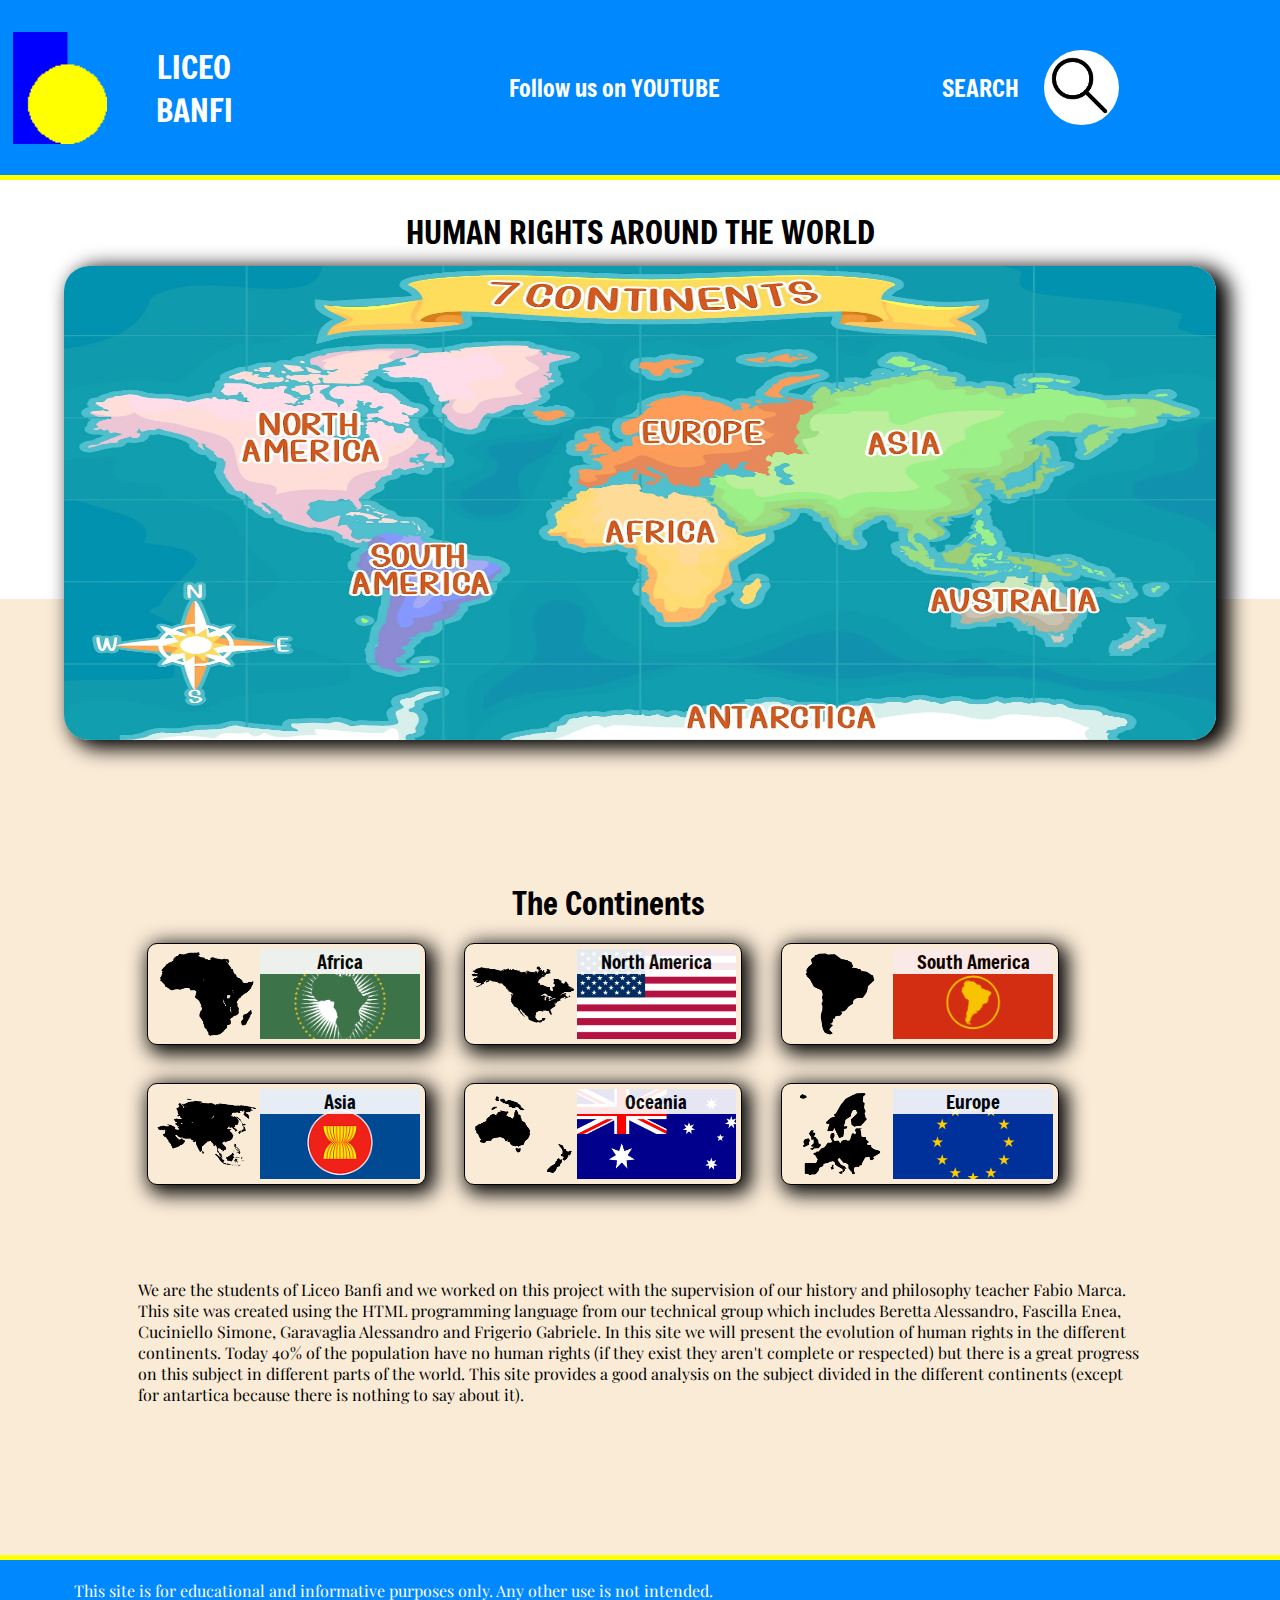
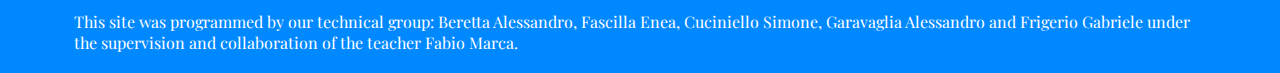
<file: index.html>
<!DOCTYPE html>
<html lang="it">

<head>
    <meta charset="UTF-8">
    <meta name="viewport" content="width=device-width, initial-scale=1.0">
    <title>Human Rights - Home</title>
    <link rel="stylesheet" href="style.css">

    <link rel="preconnect" href="https://fonts.googleapis.com">
    <link rel="preconnect" href="https://fonts.gstatic.com" crossorigin>
    <link href="https://fonts.googleapis.com/css2?family=Freeman&display=swap" rel="stylesheet">

    <link rel="preconnect" href="https://fonts.googleapis.com">
    <link rel="preconnect" href="https://fonts.gstatic.com" crossorigin>
    <link
        href="https://fonts.googleapis.com/css2?family=Freeman&family=Playfair+Display:ital,wght@0,400..900;1,400..900&display=swap"
        rel="stylesheet">
</head>

<body>
    <main>
        <header>
            <div class="header__main">
                <a href="index.html" class="header__box__titolo">
                    <img src="Immagini/Logo_liceo_Icon.gif" alt="">
                    <h1>LICEO BANFI</h1>
                </a>
            </div>
            <div class="header__box__contenuti">
                <div class="header__box__contenuti__Follow">
                    <a href="https://www.youtube.com/@liceobanfi5026">
                        <h2>Follow us on YOUTUBE</h2>
                    </a>
                </div>
                <div class="header__box__contenuti__search">
                    <h2>SEARCH</h2>
                    <div class="header__box__contenuti__search__img__box">
                        <img class="sizeImg" src="Immagini/Lente.png" alt="">
                    </div>
                </div>
            </div>
        </header>
        <h1 class="vh5">HUMAN RIGHTS AROUND THE WORLD</h1>
        <div class="cartina__box">
            <img class="sizeImg__Full" src="Immagini/7Continents.webp" alt="">
            <div class="cartina__divisori">
                <a href="Pagine/NordAmerica.html">
                    <div class="link__continente__America"></div>
                </a>
                <a href="Pagine/SudAmerica.html">
                    <div class="link__continente__SudAmerica"></div>
                </a>
                <a href="Pagine/Europa.html">
                    <div class="link__continente__Europa"></div>
                </a>
                <a href="Pagine/Africa.html">
                    <div class="link__continente__Africa"></div>
                </a>
                <a href="Pagine/Asia.html">
                    <div class="link__continente__Asia"></div>
                </a>
                <a href="Pagine/Oceania.html">
                    <div class="link__continente__Oceania"></div>
                </a>
            </div>
        </div>
        <div class="main-box">
            <div class="indice__index__box">
                <div class="indice__index__titolo">
                    <h2 style="font-size: xx-large;">The Continents</h2>
                </div>
                <a class="indice__index__link" href="Pagine/Africa.html">
                    <div class="indice__index__elemento__box">
                        <div class="indice__index__elemento__img">
                            <img class="sizeImg__Full" src="Immagini/Icona_Africa.png" alt="">
                        </div>
                        <div class="indice__index__elemento__link__Africa">
                            <h3 class="BCW">Africa</h3>
                        </div>
                    </div>
                </a>
                <a class="indice__index__link" href="Pagine/NordAmerica.html">
                    <div class="indice__index__elemento__box">
                        <div class="indice__index__elemento__img">
                            <img class="sizeImg__Full" src="Immagini/Icona_America.png" alt="">
                        </div>
                        <div class="indice__index__elemento__link__America">
                            <h3 class="BCW">North America</h3>
                        </div>
                    </div>
                </a>
                <a class="indice__index__link" href="Pagine/SudAmerica.html">
                    <div class="indice__index__elemento__box">
                        <div class="indice__index__elemento__img">
                            <img class="sizeImg__Full" src="Immagini/Icona_SudAmerica.png" alt="">
                        </div>
                        <div class="indice__index__elemento__link__SudAmerica">
                            <h3 class="BCW">South America</h3>
                        </div>
                    </div>
                </a>
                <a class="indice__index__link" href="Pagine/Asia.html">
                    <div class="indice__index__elemento__box">
                        <div class="indice__index__elemento__img">
                            <img class="sizeImg__Full" src="Immagini/Icona_Asia.png" alt="">
                        </div>
                        <div class="indice__index__elemento__link__Asia">
                            <h3 class="BCW">Asia</h3>
                        </div>
                    </div>
                </a>
                <a class="indice__index__link" href="Pagine/Oceania.html">
                    <div class="indice__index__elemento__box">
                        <div class="indice__index__elemento__img">
                            <img class="sizeImg__Full" src="Immagini/Icona_Oceania.png" alt="">
                        </div>
                        <div class="indice__index__elemento__link__Oceania">
                            <h3 class="BCW">Oceania</h3>
                        </div>
                    </div>
                </a>
                <a class="indice__index__link" href="Pagine/Europa.html">
                    <div class="indice__index__elemento__box">
                        <div class="indice__index__elemento__img">
                            <img class="sizeImg__Full" src="Immagini/Icona_Europa.png" alt="">
                        </div>
                        <div class="indice__index__elemento__link__Europa">
                            <h3 class="BCW">Europe</h3>
                        </div>
                    </div>
                </a>
            </div>

            <div class="riquadro-testo">
                <p>We are the students of Liceo Banfi and we worked on this project with the supervision of our history
                    and philosophy teacher Fabio Marca. This site was created using the HTML programming language from
                    our technical group which includes Beretta Alessandro, Fascilla Enea, Cuciniello Simone, Garavaglia
                    Alessandro and Frigerio Gabriele. In this site we will present the evolution of human rights in the
                    different continents. Today 40% of the population have no human rights (if they exist they aren't
                    complete or respected) but there is a great progress on this subject in different parts of the world.
                    This site provides a good analysis on the subject divided in the different continents (except for
                    antartica because there is nothing to say about it).
                </p>
            </div>
    </main>
    <footer>
        <p>This site is for educational and informative purposes only. Any other use is not intended.</p>
        <p>This site was programmed by our technical group: Beretta Alessandro, Fascilla Enea, Cuciniello Simone,
            Garavaglia Alessandro and Frigerio Gabriele under the supervision and collaboration of the teacher Fabio Marca.
        </p>

    </footer>
</body>

</html>
</file>
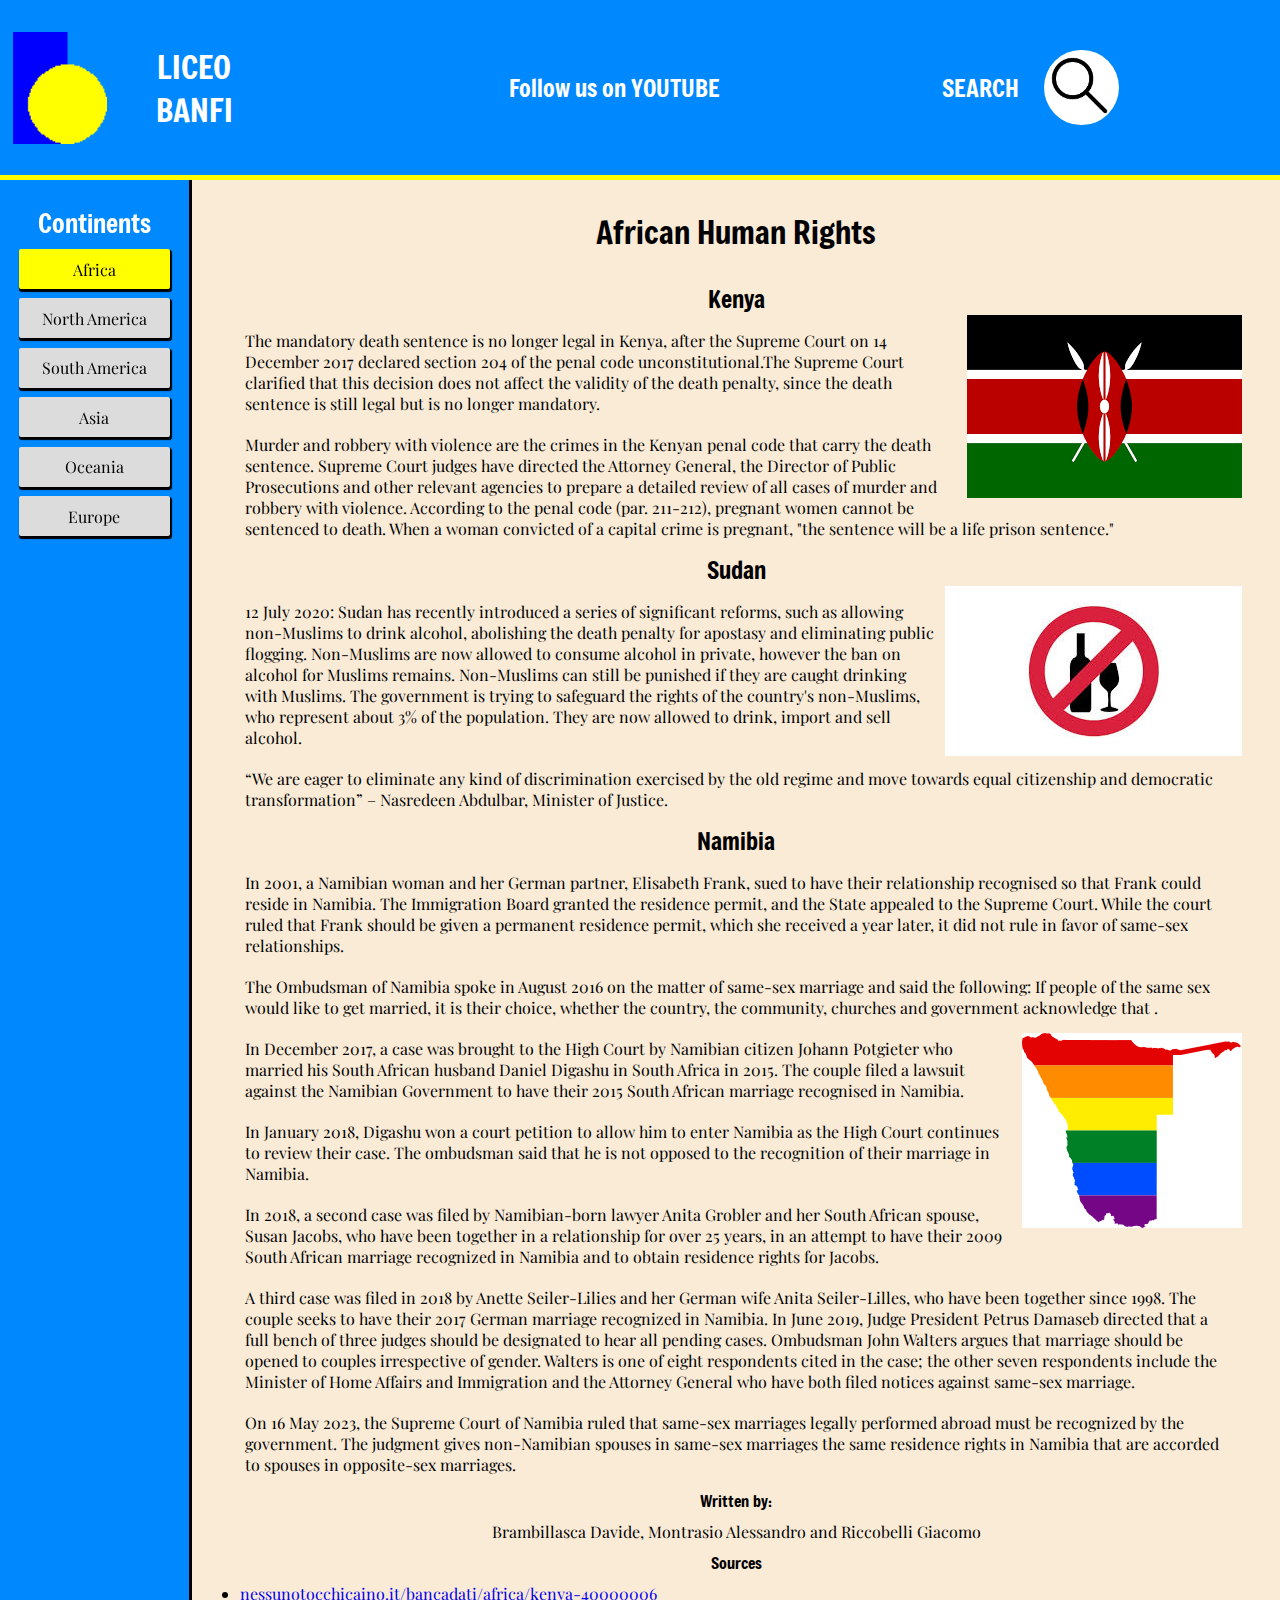
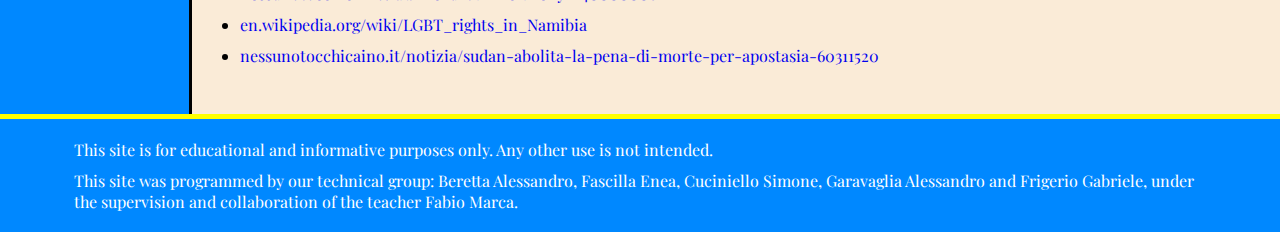
<file: Pagine/Africa.html>
<!DOCTYPE html>
<html lang="it">

<head>
    <meta charset="UTF-8">
    <meta name="viewport" content="width=device-width, initial-scale=1.0">
    <title>Human Rights - Africa</title>
    <link rel="stylesheet" href="../style.css">

    <link rel="preconnect" href="https://fonts.googleapis.com">
    <link rel="preconnect" href="https://fonts.gstatic.com" crossorigin>
    <link href="https://fonts.googleapis.com/css2?family=Freeman&display=swap" rel="stylesheet">

    <link rel="preconnect" href="https://fonts.googleapis.com">
    <link rel="preconnect" href="https://fonts.gstatic.com" crossorigin>
    <link
        href="https://fonts.googleapis.com/css2?family=Freeman&family=Playfair+Display:ital,wght@0,400..900;1,400..900&display=swap"
        rel="stylesheet">

</head>

<body>
    <header>
        <div class="header__main">
            <a href="../index.html" class="header__box__titolo">
                <img src="../Immagini/Logo_liceo_Icon.gif" alt="">
                <h1>LICEO BANFI</h1>
            </a>
        </div>
        <div class="header__box__contenuti">
            <div class="header__box__contenuti__Follow">
                <a href="https://www.youtube.com/@liceobanfi5026">
                    <h2>Follow us on YOUTUBE</h2>
                </a>
            </div>
            <div class="header__box__contenuti__search">
                <h2>SEARCH</h2>
                <div class="header__box__contenuti__search__img__box">
                    <img class="sizeImg" src="../Immagini/Lente.png" alt="">
                </div>
            </div>
        </div>
    </header>
    <div class="MainBox">
        <div class="sideNav">
            <div class="box__sideNav">
                <h3 style="color: white; text-align: center;">Continents</h3>
                <a href="Africa.html">
                    <div class="sideNav__El__Box" style="background-color: yellow;">
                        <p>Africa</p>
                    </div>
                </a>
                <a href="NordAmerica.html">
                    <div class="sideNav__El__Box">
                        <p>North America</p>
                    </div>
                </a>
                <a href="SudAmerica.html">
                    <div class="sideNav__El__Box">
                        <p>South America</p>
                    </div>
                </a>
                <a href="Asia.html">
                    <div class="sideNav__El__Box">
                        <p>Asia</p>
                    </div>
                </a>
                <a href="Oceania.html">
                    <div class="sideNav__El__Box">
                        <p>Oceania</p>
                    </div>
                </a>
                <a href="Europa.html">
                    <div class="sideNav__El__Box">
                        <p>Europe</p>
                    </div>
                </a>
            </div>
        </div>
        <div class="ContentBox">
            <h1 class="pag_h1"> African Human Rights</h1>
            <!-- <h2 class="pag_h2">Sottotitolo</h2> -->

            <div>
                <h2 class="ctr">Kenya</h2>
                <img src="../Immagini/Bandiera_Kenya.png" class="fr">
                <p class="pd5px">The mandatory death sentence is no longer legal in Kenya, after the Supreme Court on 14
                    December 2017 declared section 204 of the penal code unconstitutional.The Supreme Court clarified
                    that this decision does not affect the validity of the death penalty, since the death sentence is
                    still legal but is no longer mandatory.
                </p>
                <p class="pd5px">
                    Murder and robbery with violence are the crimes in the Kenyan penal code that carry the death
                    sentence.
                    Supreme Court judges have directed the Attorney General, the Director of Public Prosecutions and
                    other relevant agencies to prepare a detailed review of all cases of murder and robbery with
                    violence.
                    According to the penal code (par. 211-212), pregnant women cannot be sentenced to death. When a
                    woman convicted of a capital crime is pregnant, "the sentence will be a life prison sentence."
                </p>
                <h2 class="ctr">Sudan</h2>
                <img src="../Immagini/noalcol.jpg" class="fr">
                <p class="pd5px">
                    12 July 2020:
                    Sudan has recently introduced a series of significant reforms, such as allowing non-Muslims to drink
                    alcohol, abolishing the death penalty for apostasy and eliminating public flogging.
                    Non-Muslims are now allowed to consume alcohol in private, however the ban on alcohol for Muslims
                    remains. Non-Muslims can still be punished if they are caught drinking with Muslims. The government
                    is trying to safeguard the rights of the country's non-Muslims, who represent about 3% of the
                    population. They are now allowed to drink, import and sell alcohol.
                </p>
                <p class="pd5px">
                    “We are eager to eliminate any kind of discrimination exercised by the old regime and move towards
                    equal citizenship and democratic transformation” – Nasredeen Abdulbar, Minister of Justice.
                </p>
                <h2 class="ctr">Namibia</h2>
                <p class="pd5px">
                    In 2001, a Namibian woman and her German partner, Elisabeth Frank, sued to have their relationship
                    recognised so that Frank could reside in Namibia. The Immigration Board granted the residence
                    permit, and the State appealed to the Supreme Court. While the court ruled that Frank should be
                    given a permanent residence permit, which she received a year later, it did not rule in favor of
                    same-sex relationships.
                </p>
                <p class="pd5px">
                    The Ombudsman of Namibia spoke in August 2016 on the matter of same-sex marriage and said the
                    following: If people of the same sex would like to get married, it is their choice, whether the
                    country, the community, churches and government acknowledge that .
                </p>
                <img src="../Immagini/namibialgbt.png" class="fr">
                <p class="pd5px">
                    In December 2017, a case was brought to the High Court by Namibian citizen Johann Potgieter who
                    married his South African husband Daniel Digashu in South Africa in 2015. The couple filed a lawsuit
                    against the Namibian Government to have their 2015 South African marriage recognised in Namibia.
                </p>
                <p class="pd5px">
                    In January 2018, Digashu won a court petition to allow him to enter Namibia as the High Court
                    continues to review their case. The ombudsman said that he is not opposed to the recognition of
                    their marriage in Namibia.
                </p>
                <p class="pd5px">
                    In 2018, a second case was filed by Namibian-born lawyer Anita Grobler and her South African spouse,
                    Susan Jacobs, who have been together in a relationship for over 25 years, in an attempt to have
                    their 2009 South African marriage recognized in Namibia and to obtain residence rights for Jacobs.
                </p>
                <p class="pd5px">
                    A third case was filed in 2018 by Anette Seiler-Lilies and her German wife Anita Seiler-Lilles, who
                    have been together since 1998. The couple seeks to have their 2017 German marriage recognized in
                    Namibia. In June 2019, Judge President Petrus Damaseb directed that a full bench of three judges
                    should be designated to hear all pending cases. Ombudsman John Walters argues that marriage should
                    be opened to couples irrespective of gender. Walters is one of eight respondents cited in the case;
                    the other seven respondents include the Minister of Home Affairs and Immigration and the Attorney
                    General who have both filed notices against same-sex marriage.
                </p>
                <p class="pd5px">
                    On 16 May 2023, the Supreme Court of Namibia ruled that same-sex marriages legally performed abroad
                    must be recognized by the government. The judgment gives non-Namibian spouses in same-sex marriages
                    the same residence rights in Namibia that are accorded to spouses in opposite-sex marriages.
                </p>

                <h4>Written by:</h4>
                <p class="ctr">
                    Brambillasca Davide, Montrasio Alessandro and Riccobelli Giacomo
                </p>
                <h4>Sources</h4>
                <ul>
                    <li><a href="https://nessunotocchicaino.it/bancadati/africa/kenya-40000006">nessunotocchicaino.it/bancadati/africa/kenya-40000006</a></li>
                    <li><a href="https://en.wikipedia.org/wiki/LGBT_rights_in_Namibia">en.wikipedia.org/wiki/LGBT_rights_in_Namibia</a></li>
                    <li><a href="https://www.nessunotocchicaino.it/notizia/sudan-abolita-la-pena-di-morte-per-apostasia-60311520">nessunotocchicaino.it/notizia/sudan-abolita-la-pena-di-morte-per-apostasia-60311520</a></li>
                </ul>

            </div>
        </div>
    </div>

    <footer>
        <p>This site is for educational and informative purposes only. Any other use is not intended.</p>
        <p>This site was programmed by our technical group: Beretta Alessandro, Fascilla Enea, Cuciniello Simone,
            Garavaglia Alessandro and Frigerio Gabriele, under the supervision and collaboration of the teacher Fabio
            Marca.</p>
    </footer>
</body>

</html>
</file>
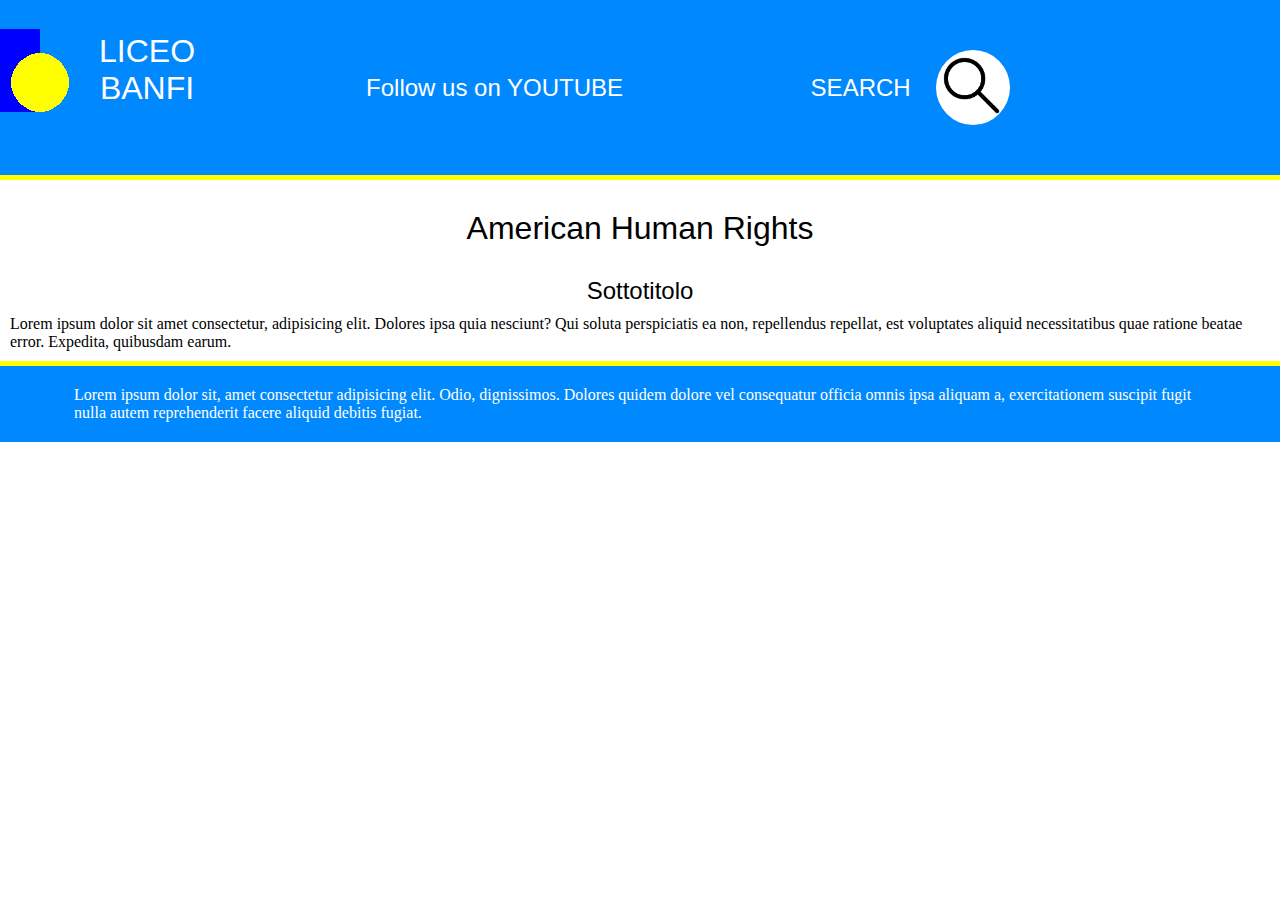
<file: Pagine/America.html>
<!DOCTYPE html>
<html lang="it">
<head>
    <meta charset="UTF-8">
    <meta name="viewport" content="width=device-width, initial-scale=1.0">
    <title>Human Rights - America</title>
    <link rel="stylesheet" href="/style.css">
</head>
<body>
    <header>
        <a href="/index.html">
            <div class="header__box__titolo">
                <img class="header__img" src="/Immagini/Logo_liceo_Icon.gif" alt="">
                    <h1>LICEO BANFI</h1>  
            </div>
        </a>
        <div class="header__box__contenuti">
            <div class="header__box__contenuti__Follow">
                <h2>Follow us on YOUTUBE</h2>
            </div>
            <div class="header__box__contenuti__search">
                <h2>SEARCH</h2>
                <div class="header__box__contenuti__search__img__box">
                    <img class="sizeImg" src="/Immagini/Lente.png" alt="">
                </div>
            </div>
        </div>
    </header>
    <main>
        <h1 class="pag_h1"> American Human Rights</h1>
        <h2 class="pag_h2">Sottotitolo</h2>

        <div class="pag_p">
            <p>Lorem ipsum dolor sit amet consectetur, adipisicing elit. Dolores ipsa quia nesciunt? Qui soluta perspiciatis ea non, repellendus repellat, est voluptates aliquid necessitatibus quae ratione beatae error. Expedita, quibusdam earum.</p>
        </div>
    </main>
    <footer>
        <p>Lorem ipsum dolor sit, amet consectetur adipisicing elit. Odio, dignissimos. Dolores quidem dolore vel consequatur officia omnis ipsa aliquam a, exercitationem suscipit fugit nulla autem reprehenderit facere aliquid debitis fugiat.</p>
    </footer>
</body>
</html>
</file>
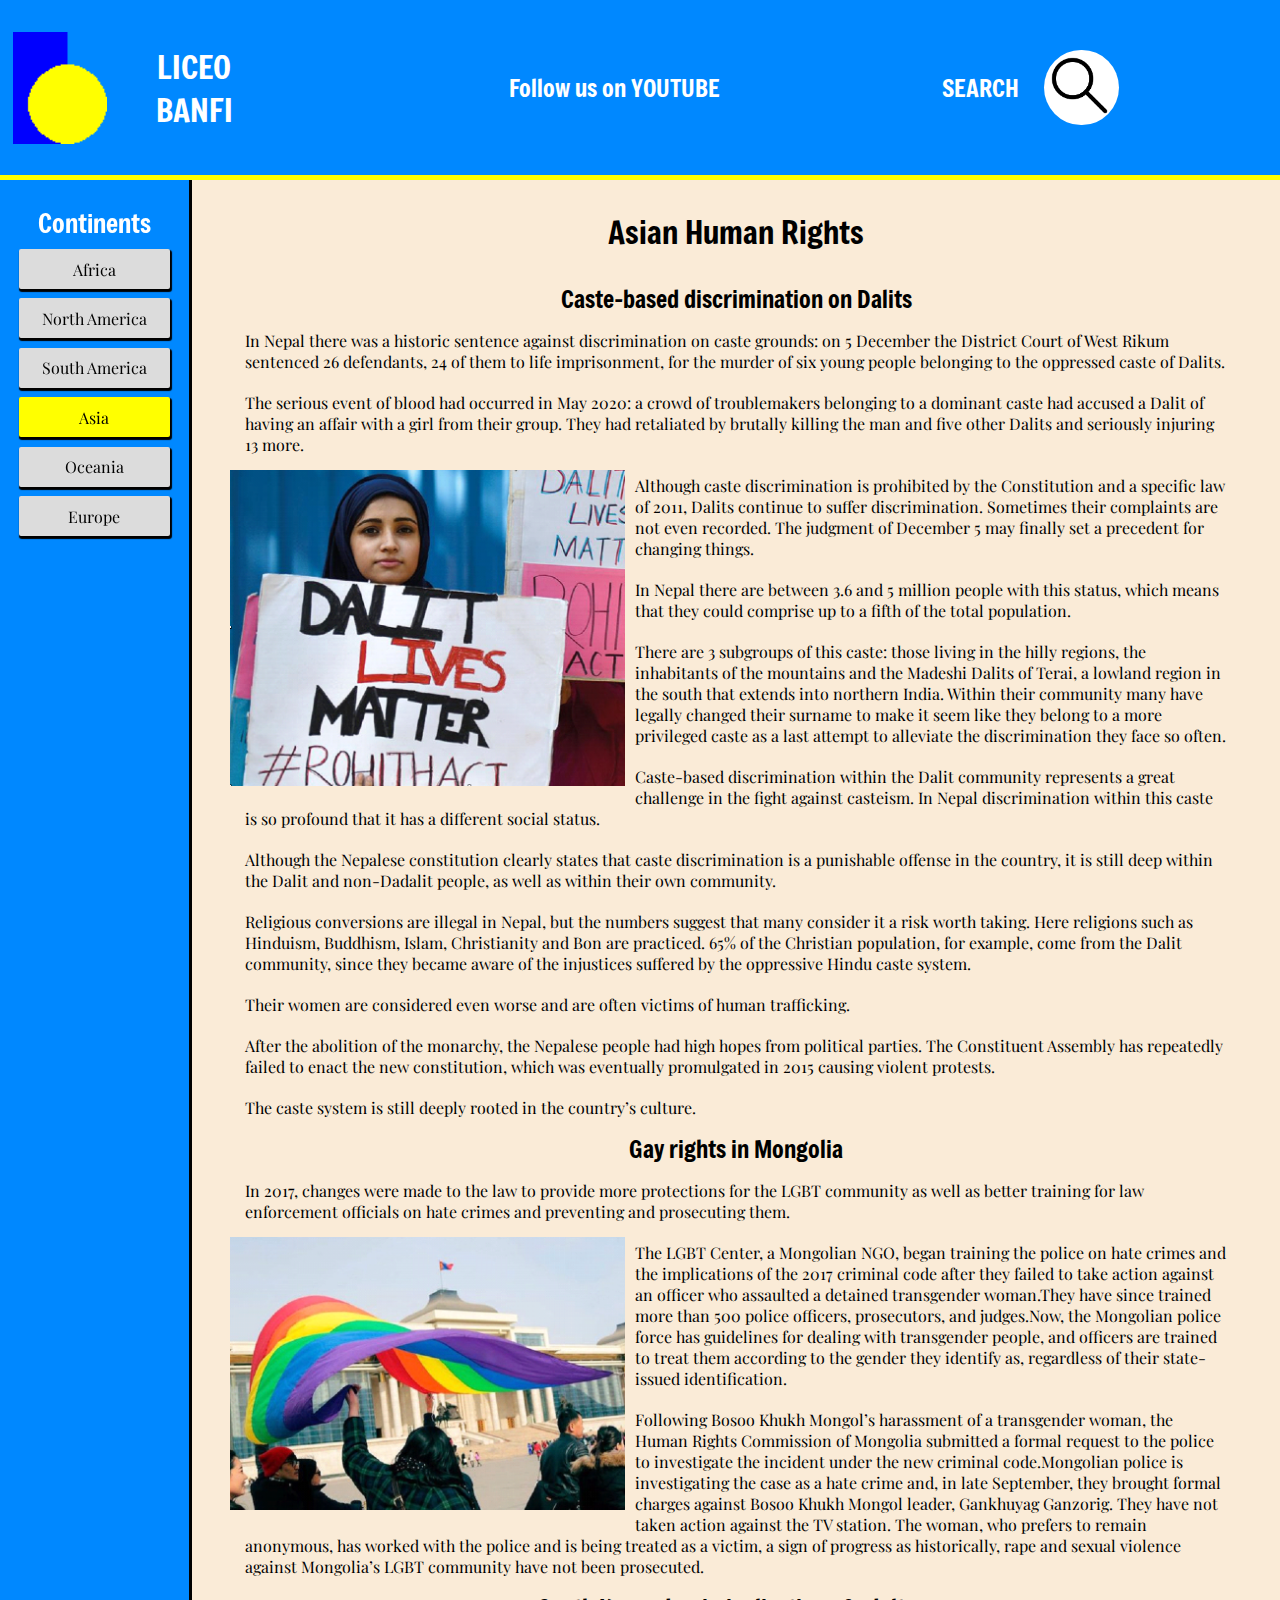
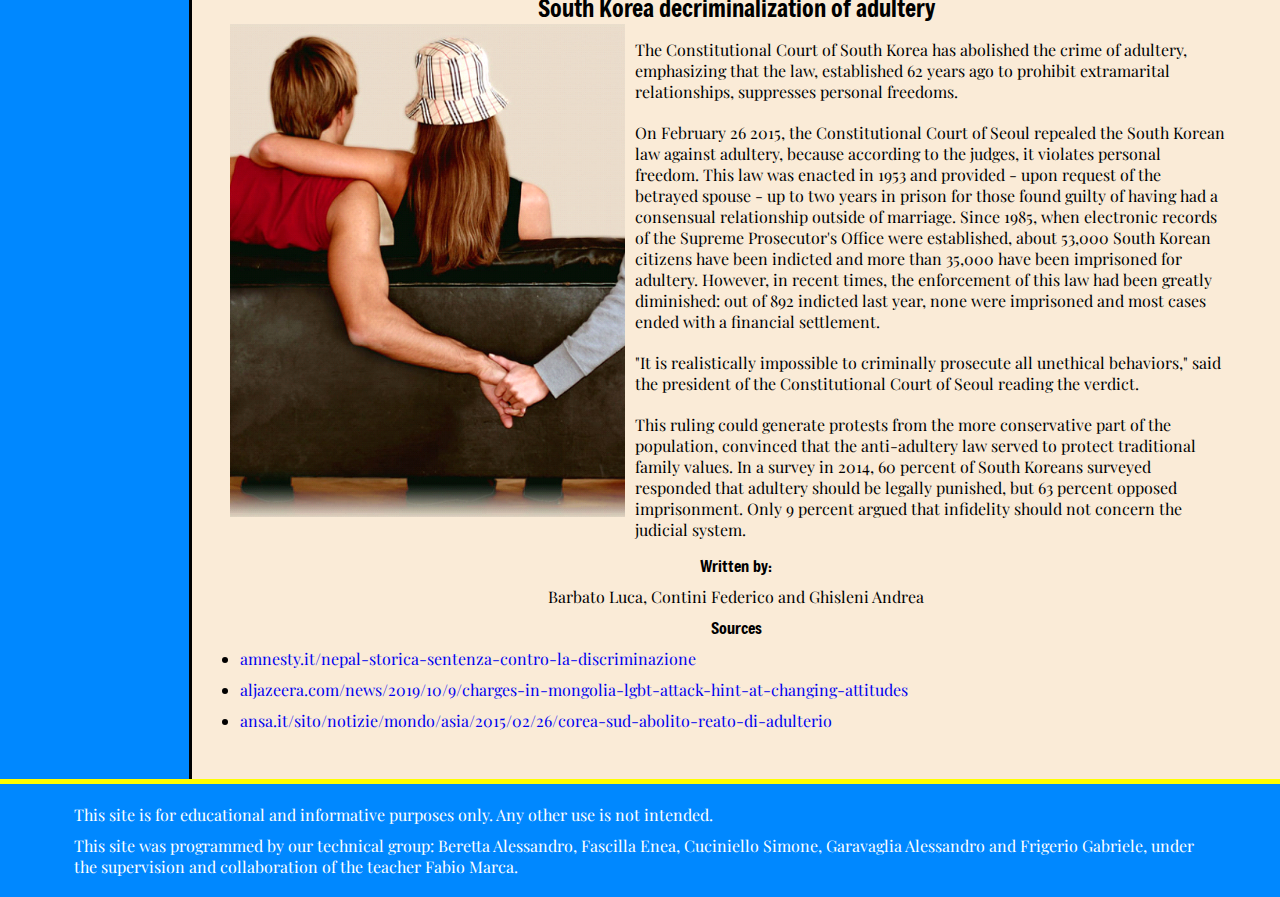
<file: Pagine/Asia.html>
<!DOCTYPE html>
<html lang="it">

<head>
    <meta charset="UTF-8">
    <meta name="viewport" content="width=device-width, initial-scale=1.0">
    <title>Human Rights - Asia</title>
    <link rel="stylesheet" href="../style.css">

    <link rel="preconnect" href="https://fonts.googleapis.com">
    <link rel="preconnect" href="https://fonts.gstatic.com" crossorigin>
    <link href="https://fonts.googleapis.com/css2?family=Freeman&display=swap" rel="stylesheet">

    <link rel="preconnect" href="https://fonts.googleapis.com">
    <link rel="preconnect" href="https://fonts.gstatic.com" crossorigin>
    <link
        href="https://fonts.googleapis.com/css2?family=Freeman&family=Playfair+Display:ital,wght@0,400..900;1,400..900&display=swap"
        rel="stylesheet">

</head>

<body>
    <header>
        <div class="header__main">
            <a href="../index.html" class="header__box__titolo">
                <img src="../Immagini/Logo_liceo_Icon.gif" alt="">
                <h1>LICEO BANFI</h1>
            </a>
        </div>
        <div class="header__box__contenuti">
            <div class="header__box__contenuti__Follow">
                <a href="https://www.youtube.com/@liceobanfi5026">
                    <h2>Follow us on YOUTUBE</h2>
                </a>
            </div>
            <div class="header__box__contenuti__search">
                <h2>SEARCH</h2>
                <div class="header__box__contenuti__search__img__box">
                    <img class="sizeImg" src="../Immagini/Lente.png" alt="">
                </div>
            </div>
        </div>
    </header>
    <div class="MainBox">
        <div class="sideNav">
            <div class="box__sideNav">
                <h3 style="color: white; text-align: center;">Continents</h3>
                <a href="Africa.html">
                    <div class="sideNav__El__Box">
                        <p>Africa</p>
                    </div>
                </a>
                <a href="NordAmerica.html">
                    <div class="sideNav__El__Box">
                        <p>North America</p>
                    </div>
                </a>
                <a href="SudAmerica.html">
                    <div class="sideNav__El__Box">
                        <p>South America</p>
                    </div>
                </a>
                <a href="Asia.html">
                    <div class="sideNav__El__Box"style="background-color: yellow;">
                        <p>Asia</p>
                    </div>
                </a>
                <a href="Oceania.html">
                    <div class="sideNav__El__Box">
                        <p>Oceania</p>
                    </div>
                </a>
                <a href="Europa.html">
                    <div class="sideNav__El__Box">
                        <p>Europe</p>
                    </div>
                </a>
            </div>
        </div>
        <div class="ContentBox">
            <h1 class="pag_h1"> Asian Human Rights</h1>
            <!-- <h2 class="pag_h2">Sottotitolo</h2> -->

            <div>
                <h2 class="ctr clb">Caste-based discrimination on Dalits</h2>
                <p class="pd5px">In Nepal there was a historic sentence against discrimination on caste grounds: on 5
                    December the District Court of West Rikum sentenced 26 defendants, 24 of them to life imprisonment,
                    for the murder of six young people belonging to the oppressed caste of Dalits.</p>
                    <p class="pd5px">The serious event of blood had occurred in May 2020: a crowd of troublemakers belonging
                        to a dominant caste had accused a Dalit of having an affair with a girl from their group. They had
                        retaliated by brutally killing the man and five other Dalits and seriously injuring 13 more.</p>
                        <div class="boxImg40 fl">
                            <img src="../Immagini/AsiaIMG1.png" class="sizeImg__Full" alt="">
                        </div>
                <p class="pd5px">Although caste discrimination is prohibited by the Constitution and a specific law of
                    2011, Dalits continue to suffer discrimination. Sometimes their complaints are not even recorded.
                    The judgment of December 5 may finally set a precedent for changing things.</p>
                <p class="pd5px">In Nepal there are between 3.6 and 5 million people with this status, which means that
                    they could comprise up to a fifth of the total population.</p>
                <p class="pd5px">There are 3 subgroups of this caste: those living in the hilly regions, the inhabitants
                    of the mountains and the Madeshi Dalits of Terai, a lowland region in the south that extends into
                    northern India. Within their community many have legally changed their surname to make it seem like
                    they belong to a more privileged caste as a last attempt to alleviate the discrimination they face
                    so often.</p>
                <p class="pd5px">Caste-based discrimination within the Dalit community represents a great challenge in
                    the fight against casteism. In Nepal discrimination within this caste is so profound that it has a
                    different social status.</p>
                <p class="pd5px">Although the Nepalese constitution clearly states that caste discrimination is a
                    punishable offense in the country, it is still deep within the Dalit and non-Dadalit people, as well
                    as within their own community.</p>
                <p class="pd5px">Religious conversions are illegal in Nepal, but the numbers suggest that many consider
                    it a risk worth taking. Here religions such as Hinduism, Buddhism, Islam, Christianity and Bon are
                    practiced. 65% of the Christian population, for example, come from the Dalit community, since they
                    became aware of the injustices suffered by the oppressive Hindu caste system.</p>
                <p class="pd5px">Their women are considered even worse and are often victims of human trafficking. </p>
                <p class="pd5px">After the abolition of the monarchy, the Nepalese people had high hopes from political
                    parties. The Constituent Assembly has repeatedly failed to enact the new constitution, which was
                    eventually promulgated in 2015 causing violent protests. </p>
                <p class="pd5px">The caste system is still deeply rooted in the country’s culture.</p>

                <h2 class="ctr clb">Gay rights in Mongolia</h2>
                <p class="pd5px">In 2017, changes were made to the law to provide more protections for the LGBT
                    community as well as better training for law enforcement officials on hate crimes and preventing and
                    prosecuting them.</p>
                    <div class="boxImg40 fl">
                        <img src="../Immagini/AsiaIMG2.png" class="sizeImg__Full" alt="">
                    </div>
                    <p class="pd5px">The LGBT Center, a Mongolian NGO, began training the police on hate crimes and the
                        implications of the 2017 criminal code after they failed to take action against an officer who
                        assaulted a detained transgender woman.They have since trained more than 500 police officers,
                        prosecutors, and judges.Now, the Mongolian police force has guidelines for dealing with transgender
                        people, and officers are trained to treat them according to the gender they identify as, regardless
                        of their state-issued identification. </p>
                        <p class="pd5px">Following Bosoo Khukh Mongol’s harassment of a transgender woman, the Human Rights
                    Commission of Mongolia submitted a formal request to the police to investigate the incident under
                    the new criminal code.Mongolian police is investigating the case as a hate crime and, in late
                    September, they brought formal charges against Bosoo Khukh Mongol leader, Gankhuyag Ganzorig. They
                    have not taken action against the TV station. The woman, who prefers to remain anonymous, has worked
                    with the police and is being treated as a victim, a sign of progress as historically, rape and
                    sexual violence against Mongolia’s LGBT community have not been prosecuted.</p>
                    
                    <h2 class="ctr clb">South Korea decriminalization of adultery</h2>
                    <div class="boxImg40 fl">
                        <img src="../Immagini/AsiaIMG3.png" class="sizeImg__Full" alt="">
                    </div>
                <p class="pd5px">The Constitutional Court of South Korea has abolished the crime of adultery,
                    emphasizing that the law, established 62 years ago to prohibit extramarital relationships,
                    suppresses personal freedoms.</p>
                    <p class="pd5px">On February 26 2015, the Constitutional Court of Seoul repealed the South Korean law
                        against adultery, because according to the judges, it violates personal freedom. This law was
                        enacted in 1953 and provided - upon request of the betrayed spouse - up to two years in prison for
                        those found guilty of having had a consensual relationship outside of marriage. Since 1985, when
                        electronic records of the Supreme Prosecutor's Office were established, about 53,000 South Korean
                        citizens have been indicted and more than 35,000 have been imprisoned for adultery. However, in
                        recent times, the enforcement of this law had been greatly diminished: out of 892 indicted last
                        year, none were imprisoned and most cases ended with a financial settlement.</p>
                <p class="pd5px">"It is realistically impossible to criminally prosecute all unethical behaviors," said
                    the president of the Constitutional Court of Seoul reading the verdict.</p>
                <p class="pd5px">This ruling could generate protests from the more conservative part of the population,
                    convinced that the anti-adultery law served to protect traditional family values. In a survey in
                    2014, 60 percent of South Koreans surveyed responded that adultery should be legally punished, but
                    63 percent opposed imprisonment. Only 9 percent argued that infidelity should not concern the
                    judicial system.</p>
                <h4 class="clb">Written by:</h4>
                <p class="ctr">
                    Barbato Luca, Contini Federico and Ghisleni Andrea
                </p>
                <h4>Sources</h4>
                <ul>
                    <li><a href="https://www.amnesty.it/nepal-storica-sentenza-contro-la-discriminazione">amnesty.it/nepal-storica-sentenza-contro-la-discriminazione</a></li>
                    <li><a href="https://www.aljazeera.com/news/2019/10/9/charges-in-mongolia-lgbt-attack-hint-at-changing-attitudes">aljazeera.com/news/2019/10/9/charges-in-mongolia-lgbt-attack-hint-at-changing-attitudes</a></li>
                    <li><a href="https://www.ansa.it/sito/notizie/mondo/asia/2015/02/26/corea-sud-abolito-reato-di-adulterio_20be88b1-e74d-4821-bb55-d207ea8aee98.html#:~:text=(ANSA%20%2D%20SEOUL%2C%2026%20FEB,extraconiugali%2C%20sopprime%20le%20libert%C3%A0%20personali">ansa.it/sito/notizie/mondo/asia/2015/02/26/corea-sud-abolito-reato-di-adulterio</a></li>
                </ul>
            </div>
        </div>
    </div>
    <footer>
        <p>This site is for educational and informative purposes only. Any other use is not intended.</p>
        <p>This site was programmed by our technical group: Beretta Alessandro, Fascilla Enea, Cuciniello Simone,
            Garavaglia Alessandro and Frigerio Gabriele, under the supervision and collaboration of the teacher Fabio
            Marca.</p>
    </footer>
</body>

</html>
</file>
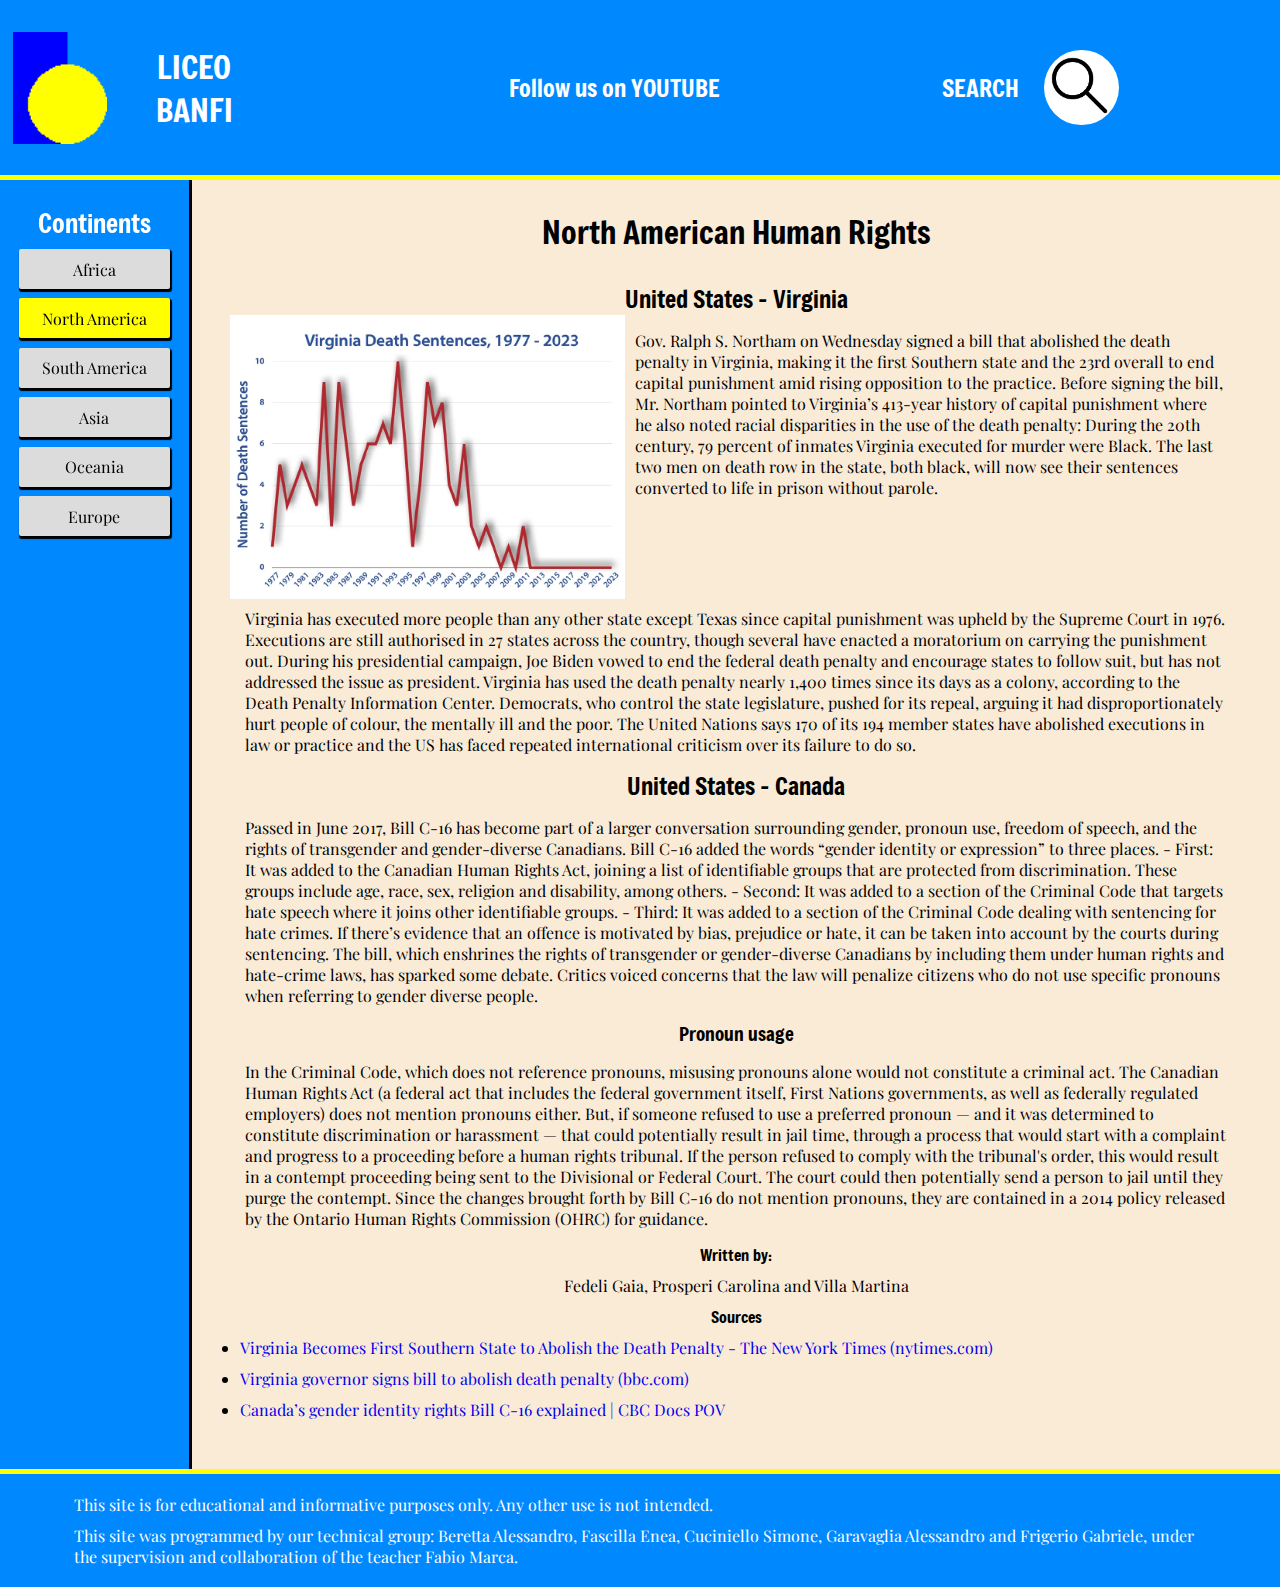
<file: Pagine/NordAmerica.html>
<!DOCTYPE html>
<html lang="it">

<head>
    <meta charset="UTF-8">
    <meta name="viewport" content="width=device-width, initial-scale=1.0">
    <title>Human Rights - North America</title>
    <link rel="stylesheet" href="../style.css">

    <link rel="preconnect" href="https://fonts.googleapis.com">
    <link rel="preconnect" href="https://fonts.gstatic.com" crossorigin>
    <link href="https://fonts.googleapis.com/css2?family=Freeman&display=swap" rel="stylesheet">

    <link rel="preconnect" href="https://fonts.googleapis.com">
    <link rel="preconnect" href="https://fonts.gstatic.com" crossorigin>
    <link href="https://fonts.googleapis.com/css2?family=Freeman&family=Playfair+Display:ital,wght@0,400..900;1,400..900&display=swap" rel="stylesheet">

</head>

<body>
    <header>
        <div class="header__main">
            <a href="../index.html" class="header__box__titolo">
                <img src="../Immagini/Logo_liceo_Icon.gif" alt="">
                <h1>LICEO BANFI</h1>  
            </a>
        </div>
        <div class="header__box__contenuti">
            <div class="header__box__contenuti__Follow">
                <a href="https://www.youtube.com/@liceobanfi5026">
                    <h2>Follow us on YOUTUBE</h2>
                </a>
            </div>
            <div class="header__box__contenuti__search">
                <h2>SEARCH</h2>
                <div class="header__box__contenuti__search__img__box">
                    <img class="sizeImg" src="../Immagini/Lente.png" alt="">
                </div>
            </div>
        </div>  
    </header>
    <div class="MainBox">
        <div class="sideNav">
            <div class="box__sideNav">
                <h3 style="color: white; text-align: center;">Continents</h3>
                <a href="Africa.html">
                    <div class="sideNav__El__Box">
                        <p>Africa</p>
                    </div>
                </a>
                <a href="NordAmerica.html">
                    <div class="sideNav__El__Box"style="background-color: yellow;">
                        <p>North America</p>
                    </div>
                </a>
                <a href="SudAmerica.html">
                    <div class="sideNav__El__Box">
                        <p>South America</p>
                    </div>
                </a>
                <a href="Asia.html">
                    <div class="sideNav__El__Box">
                        <p>Asia</p>
                    </div>
                </a>
                <a href="Oceania.html">
                    <div class="sideNav__El__Box">
                        <p>Oceania</p>
                    </div>
                </a>
                <a href="Europa.html">
                    <div class="sideNav__El__Box">
                        <p>Europe</p>
                    </div>
                </a>
            </div>
        </div>
        <div class="ContentBox">
            <h1 class="pag_h1"> North American Human Rights</h1>
            <h2 class="ctr">United States - Virginia</h2>
            <div class="boxImg40 fl">
                <img src="../Immagini/AmericaIMG.png" class="sizeImg__Full" alt="">
            </div>
                <p class="pd5px">Gov. Ralph S. Northam on Wednesday signed a
                    bill that abolished the death penalty in Virginia,
                    making it the first Southern state and the 23rd
                    overall to end capital punishment amid rising
                    opposition to the practice.
                    Before signing the bill, Mr. Northam pointed to
                    Virginia’s 413-year history of capital punishment
                    where he also noted racial disparities in the use
                    of the death penalty: During the 20th century, 79
                    percent of inmates Virginia executed for murder
                    were Black. The last two men on death row in
                    the state, both black, will now see their
                    sentences converted to life in prison without
                    parole.</p>
                <p class="pd5px clb">Virginia has executed more people than any other state except Texas since capital punishment was upheld by
                    the Supreme Court in 1976.
                    Executions are still authorised in 27 states across the country, though several have enacted a moratorium on
                    carrying the punishment out. During his presidential campaign, Joe Biden vowed to end the federal death
                    penalty and encourage states to follow suit, but has not addressed the issue as president.
                    Virginia has used the death penalty nearly 1,400 times since its days as a colony, according to the Death
                    Penalty Information Center.
                    Democrats, who control the state legislature, pushed for its repeal, arguing it had disproportionately hurt
                    people of colour, the mentally ill and the poor.
                    The United Nations says 170 of its 194 member states have abolished executions in law or practice and the
                    US has faced repeated international criticism over its failure to do so.</p>
                <h2 class="ctr">United States - Canada</h2>
                <p class="pd5px">Passed in June 2017, Bill C-16 has become part of a larger conversation surrounding gender, pronoun use,
                    freedom of speech, and the rights of transgender and gender-diverse Canadians. Bill C-16 added the words
                    “gender identity or expression” to three places.
                    - First: It was added to the Canadian Human Rights Act, joining a list of identifiable groups that are protected
                    from discrimination. These groups include age, race, sex, religion and disability, among others.
                    - Second: It was added to a section of the Criminal Code that targets hate speech where it joins other
                    identifiable groups.
                    - Third: It was added to a section of the Criminal Code dealing with sentencing for hate crimes. If there’s
                    evidence that an offence is motivated by bias, prejudice or hate, it can be taken into account by the courts
                    during sentencing.
                    The bill, which enshrines the rights of transgender or gender-diverse Canadians by including them under
                    human rights and hate-crime laws, has sparked some debate. Critics voiced concerns that the law will penalize
                    citizens who do not use specific pronouns when referring to gender diverse people.</p>
                
                <h3 class="pd5px, ctr">Pronoun usage</h3>
                <p class="pd5px">In the Criminal Code, which does not reference pronouns, misusing pronouns alone would not constitute a
                    criminal act. The Canadian Human Rights Act (a federal act that includes the federal government itself, First
                    Nations governments, as well as federally regulated employers) does not mention pronouns either.
                    But, if someone refused to use a preferred pronoun — and it was determined to constitute discrimination or
                    harassment — that could potentially result in jail time, through a process that would start with a complaint and
                    progress to a proceeding before a human rights tribunal. If the person refused to comply with the tribunal's
                    order, this would result in a contempt proceeding being sent to the Divisional or Federal Court. The court could
                    then potentially send a person to jail until they purge the contempt.
                    Since the changes brought forth by Bill C-16 do not mention pronouns, they are contained in a 2014 policy
                    released by the Ontario Human Rights Commission (OHRC) for guidance.</p>
                <h4>Written by:</h4>
                <p class="ctr">
                    Fedeli Gaia, Prosperi Carolina and Villa Martina
                </p>
                <h4>Sources</h4>
                <ul>
                    <li><a href="https://www.nytimes.com/2021/03/24/us/politics/virginia-death-penalty.html">Virginia Becomes First Southern State to Abolish the Death Penalty - The New York Times
                        (nytimes.com)</a></li>
                    <li><a href="https://www.bbc.com/news/world-us-canada-56512691">Virginia governor signs bill to abolish death penalty (bbc.com)</a></li>
                    <li><a href="https://www.cbc.ca/cbcdocspov/features/canadas-gender-identity-rights-bill-c-16-explained">Canada’s gender identity rights Bill C-16 explained | CBC Docs POV</a></li>
                </ul>

        </div> 
    </div>
    <footer>
        <p>This site is for educational and informative purposes only. Any other use is not intended.</p>
        <p>This site was programmed by our technical group: Beretta Alessandro, Fascilla Enea, Cuciniello Simone, Garavaglia Alessandro and Frigerio Gabriele, under the supervision and collaboration of the teacher Fabio Marca.</p>
    </footer>
</body>

</html>
</file>
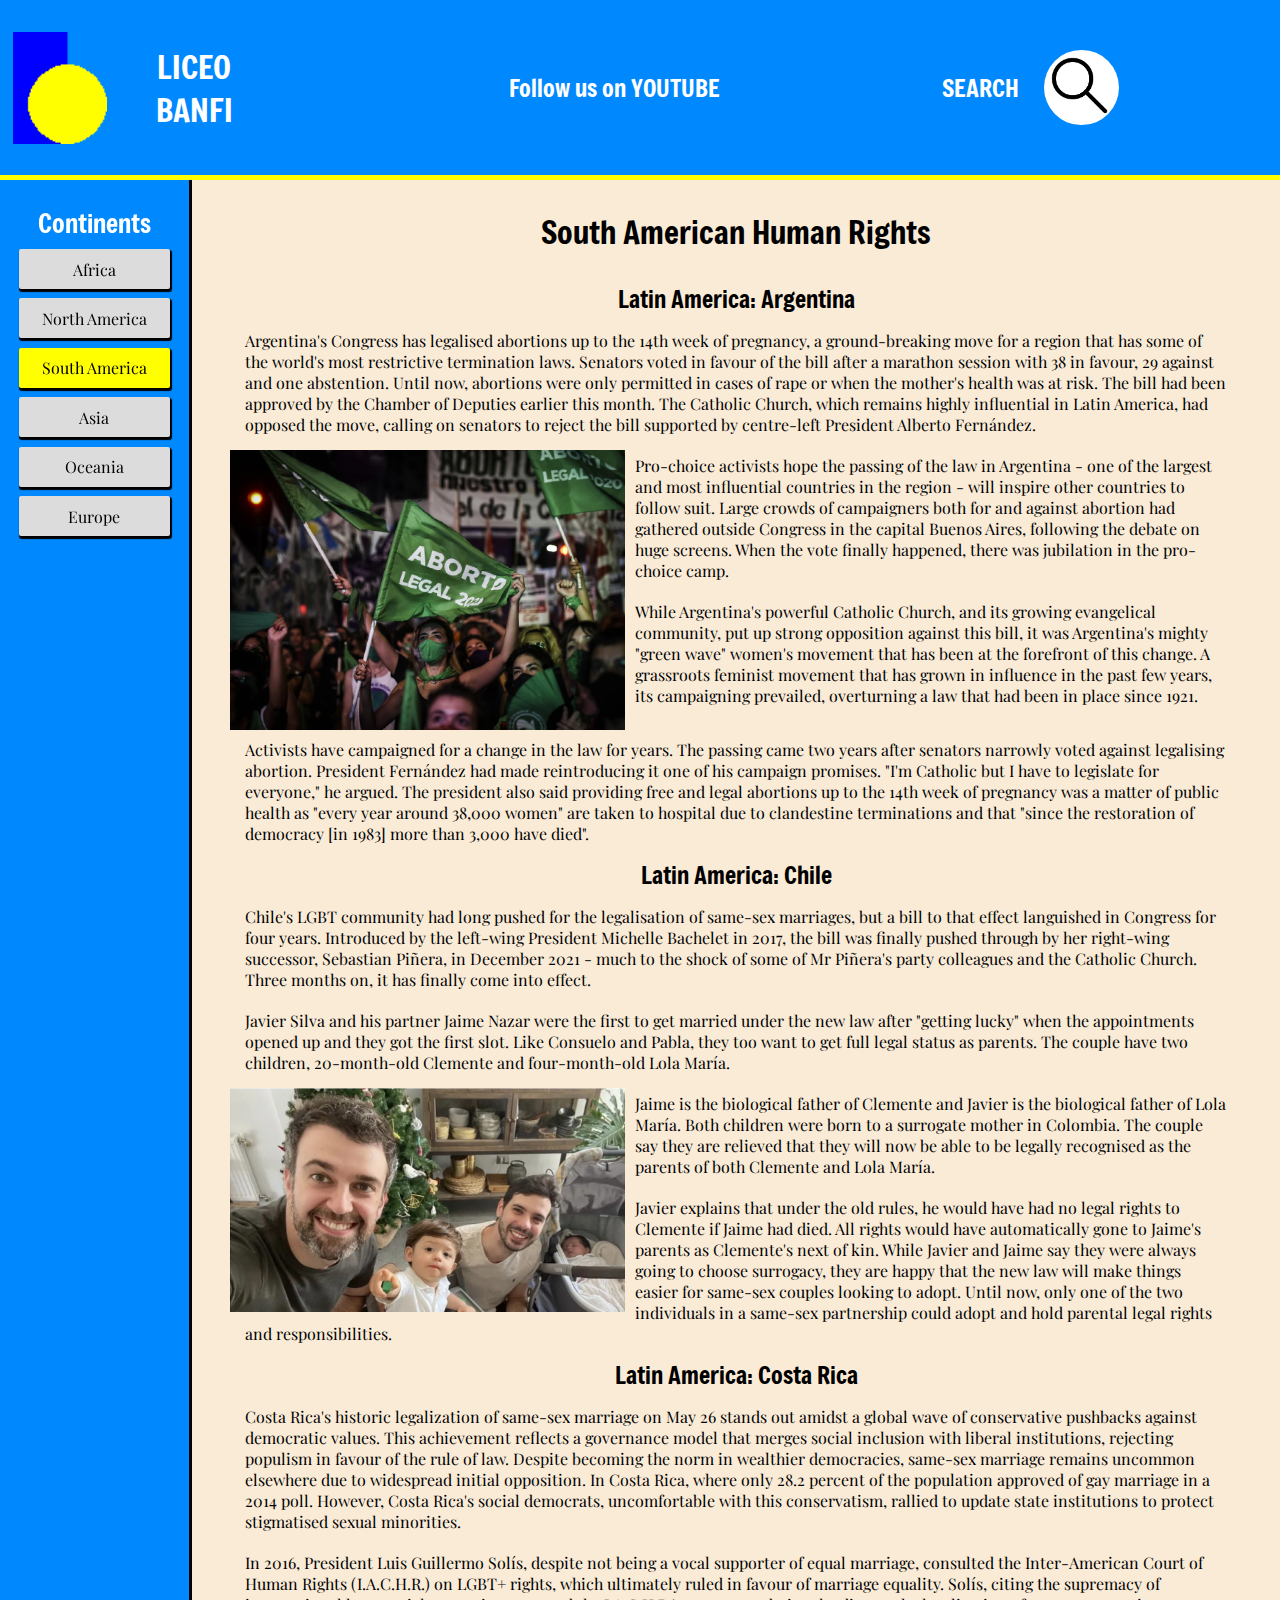
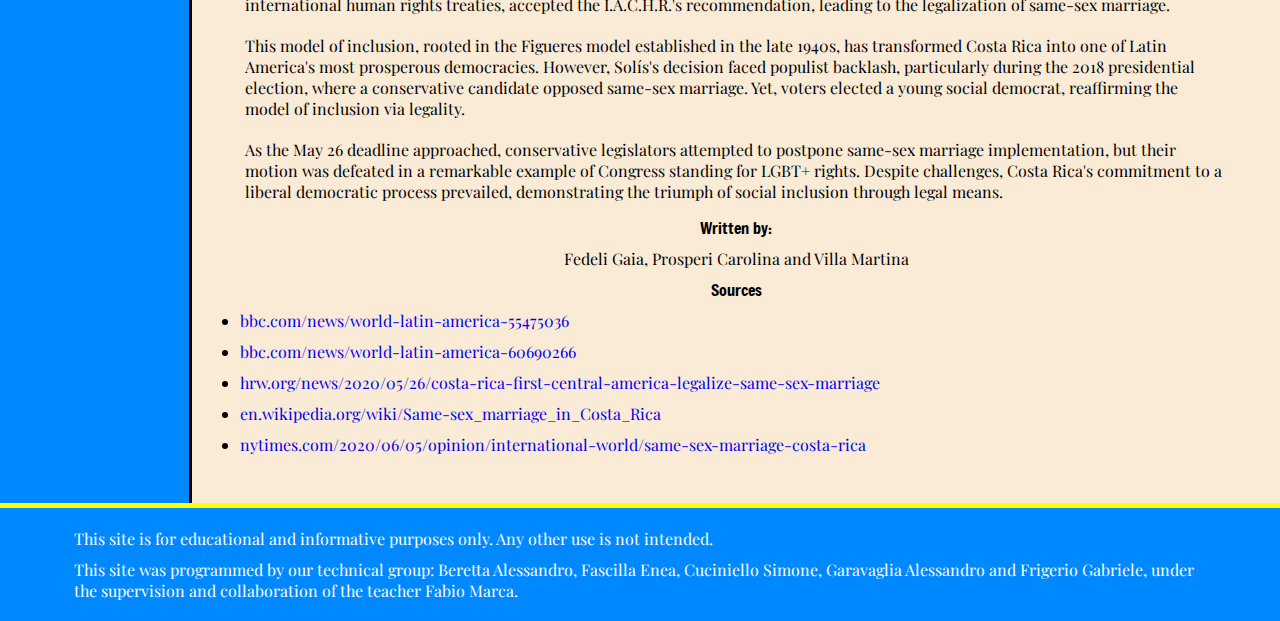
<file: Pagine/SudAmerica.html>
<!DOCTYPE html>
<html lang="it">

<head>
    <meta charset="UTF-8">
    <meta name="viewport" content="width=device-width, initial-scale=1.0">
    <title>Human Rights - South America</title>
    <link rel="stylesheet" href="../style.css">

    <link rel="preconnect" href="https://fonts.googleapis.com">
    <link rel="preconnect" href="https://fonts.gstatic.com" crossorigin>
    <link href="https://fonts.googleapis.com/css2?family=Freeman&display=swap" rel="stylesheet">

    <link rel="preconnect" href="https://fonts.googleapis.com">
    <link rel="preconnect" href="https://fonts.gstatic.com" crossorigin>
    <link href="https://fonts.googleapis.com/css2?family=Freeman&family=Playfair+Display:ital,wght@0,400..900;1,400..900&display=swap" rel="stylesheet">
</head>

<body>
    <header>
        <div class="header__main">
            <a href="../index.html" class="header__box__titolo">
                <img src="../Immagini/Logo_liceo_Icon.gif" alt="">
                <h1>LICEO BANFI</h1>  
            </a>
        </div>
        <div class="header__box__contenuti">
            <div class="header__box__contenuti__Follow">
                <a href="https://www.youtube.com/@liceobanfi5026">
                    <h2>Follow us on YOUTUBE</h2>
                </a>
            </div>
            <div class="header__box__contenuti__search">
                <h2>SEARCH</h2>
                <div class="header__box__contenuti__search__img__box">
                    <img class="sizeImg" src="../Immagini/Lente.png" alt="">
                </div>
            </div>
        </div>  
    </header>
    <div class="MainBox">
        <div class="sideNav">
            <div class="box__sideNav">
                <h3 style="color: white; text-align: center;">Continents</h3>
                <a href="Africa.html">
                    <div class="sideNav__El__Box">
                        <p>Africa</p>
                    </div>
                </a>
                <a href="NordAmerica.html">
                    <div class="sideNav__El__Box">
                        <p>North America</p>
                    </div>
                </a>
                <a href="SudAmerica.html">
                    <div class="sideNav__El__Box"style="background-color: yellow;">
                        <p>South America</p>
                    </div>
                </a>
                <a href="Asia.html">
                    <div class="sideNav__El__Box">
                        <p>Asia</p>
                    </div>
                </a>
                <a href="Oceania.html">
                    <div class="sideNav__El__Box">
                        <p>Oceania</p>
                    </div>
                </a>
                <a href="Europa.html">
                    <div class="sideNav__El__Box">
                        <p>Europe</p>
                    </div>
                </a>
            </div>
        </div>
        <div class="ContentBox">
            <h1 class="pag_h1"> South American Human Rights</h1>
            <!-- <h2 class="pag_h2">Sottotitolo</h2> -->

            <div>
                <h2 class="pd5px, ctr">Latin America: Argentina</h2>
                <p class="pd5px">
                    Argentina's Congress has legalised abortions up to the 14th week of pregnancy, a ground-breaking move for a
                    region that has some of the world's most restrictive termination laws.
                    Senators voted in favour of the bill after a marathon session with 38 in favour, 29 against and one abstention.
                    Until now, abortions were only permitted in cases of rape or when the mother's health was at risk.
                    The bill had been approved by the Chamber of Deputies earlier this month.
                    The Catholic Church, which remains highly influential in Latin America, had opposed the move, calling on
                    senators to reject the bill supported by centre-left President Alberto Fernández.
                </p>
                <div class="boxImg40 fl">
                    <img src="../Immagini/SudAmericaIMG1.png" class="sizeImg__Full" alt="">
                </div>
                <p class="pd5px">
                    Pro-choice activists hope the passing of the law in Argentina
                    - one of the largest and most influential countries in the
                    region - will inspire other countries to follow suit.
                    Large crowds of campaigners both for and against abortion
                    had gathered outside Congress in the capital Buenos Aires,
                    following the debate on huge screens.
                    When the vote finally happened, there was jubilation in the
                    pro-choice camp.
                </p>
                <p class="pd5px">
                    While Argentina's powerful Catholic Church, and its growing
                    evangelical community, put up strong opposition against this
                    bill, it was Argentina's mighty "green wave" women's
                    movement that has been at the forefront of this change.
                    A grassroots feminist movement that has grown in influence
                    in the past few years, its campaigning prevailed, overturning
                    a law that had been in place since 1921.
                </p>
                <p class="pd5px clb">
                    Activists have campaigned for a change in the law for years. The passing came two years after senators
                    narrowly voted against legalising abortion.
                    President Fernández had made reintroducing it one of his campaign promises. "I'm Catholic but I have to
                    legislate for everyone," he argued.
                    The president also said providing free and legal abortions up to the 14th week of pregnancy was a matter of
                    public health as "every year around 38,000 women" are taken to hospital due to clandestine terminations and
                    that "since the restoration of democracy [in 1983] more than 3,000 have died".
                </p>
                <h2 class="pd5px, ctr">Latin America: Chile</h2>
                <p class="pd5px">
                    Chile's LGBT community had long pushed for the legalisation of same-sex marriages, but a bill to that effect
                    languished in Congress for four years.
                    Introduced by the left-wing President Michelle Bachelet in 2017, the bill was finally pushed through by her
                    right-wing successor, Sebastian Piñera, in December 2021 - much to the shock of some of Mr Piñera's party
                    colleagues and the Catholic Church.
                    Three months on, it has finally come into effect.
                </p>
                <p class="pd5px">
                    Javier Silva and his partner Jaime Nazar were the first to get married under the new law after "getting lucky"
                    when the appointments opened up and they got the first slot.
                    Like Consuelo and Pabla, they too want to get full legal status as parents. The couple have two children,
                    20-month-old Clemente and four-month-old Lola María.</p>
                <div class="boxImg40 fl">
                    <img src="../Immagini/SudAmericaIMG2.png" class="sizeImg__Full" alt="">
                </div>
                <p class="pd5px">
                    Jaime is the biological father of Clemente and Javier is
                    the biological father of Lola María. Both children were
                    born to a surrogate mother in Colombia.
                    The couple say they are relieved that they will now be
                    able to be legally recognised as the parents of both
                    Clemente and Lola María.
                </p>
                <p class="pd5px">
                    Javier explains that under the old rules, he would have
                    had no legal rights to Clemente if Jaime had died. All
                    rights would have automatically gone to Jaime's parents
                    as Clemente's next of kin.
                    While Javier and Jaime say they were always going to choose surrogacy, they are happy that the new law will
                    make things easier for same-sex couples looking to adopt.
                    Until now, only one of the two individuals in a same-sex partnership could adopt and hold parental legal rights
                    and responsibilities.
                </p>
                <h2 class="pd5px, ctr">Latin America: Costa Rica</h2>
                <p class="pd5px">
                    Costa Rica's historic legalization of same-sex marriage on May 26 stands out amidst a global wave of
                    conservative pushbacks against democratic values. This achievement reflects a governance model that
                    merges social inclusion with liberal institutions, rejecting populism in favour of the rule of law.
                    Despite becoming the norm in wealthier democracies, same-sex marriage remains uncommon elsewhere due
                    to widespread initial opposition. In Costa Rica, where only 28.2 percent of the population approved of gay
                    marriage in a 2014 poll. However, Costa Rica's social democrats, uncomfortable with this conservatism, rallied
                    to update state institutions to protect stigmatised sexual minorities.
                </p>
                <p class="pd5px">
                    In 2016, President Luis Guillermo Solís, despite not being a vocal supporter of equal marriage, consulted the
                    Inter-American Court of Human Rights (I.A.C.H.R.) on LGBT+ rights, which ultimately ruled in favour of
                    marriage equality. Solís, citing the supremacy of international human rights treaties, accepted the I.A.C.H.R.'s
                    recommendation, leading to the legalization of same-sex marriage.
                </p>
                <p class="pd5px">
                    This model of inclusion, rooted in the Figueres model established in the late 1940s, has transformed Costa
                    Rica into one of Latin America's most prosperous democracies. However, Solís's decision faced populist
                    backlash, particularly during the 2018 presidential election, where a conservative candidate opposed
                    same-sex marriage. Yet, voters elected a young social democrat, reaffirming the model of inclusion via legality.
                </p>
                <p class="pd5px">
                    As the May 26 deadline approached, conservative legislators attempted to postpone same-sex marriage
                    implementation, but their motion was defeated in a remarkable example of Congress standing for LGBT+
                    rights. Despite challenges, Costa Rica's commitment to a liberal democratic process prevailed, demonstrating
                    the triumph of social inclusion through legal means.
                </p>
                <h4>Written by:</h4>
                    <p class="ctr">
                        Fedeli Gaia, Prosperi Carolina and Villa Martina
                    </p>
                <h4>Sources</h4>
                <ul>
                    <li><a href="https://www.bbc.com/news/world-latin-america-55475036">bbc.com/news/world-latin-america-55475036</a></li>
                    <li><a href="https://www.bbc.com/news/world-latin-america-60690266">bbc.com/news/world-latin-america-60690266</a></li>
                    <li><a href="https://www.hrw.org/news/2020/05/26/costa-rica-first-central-america-legalize-same-sex-marriage">hrw.org/news/2020/05/26/costa-rica-first-central-america-legalize-same-sex-marriage</a></li>
                    <li><a href="https://en.wikipedia.org/wiki/Same-sex_marriage_in_Costa_Rica">en.wikipedia.org/wiki/Same-sex_marriage_in_Costa_Rica</a></li>
                    <li><a href="https://www.nytimes.com/2020/06/05/opinion/international-world/same-sex-marriage-costa-rica.html">nytimes.com/2020/06/05/opinion/international-world/same-sex-marriage-costa-rica</a></li>
                </ul>
            </div>
        </div>
    </div>
    <footer>
        <p>This site is for educational and informative purposes only. Any other use is not intended.</p>
        <p>This site was programmed by our technical group: Beretta Alessandro, Fascilla Enea, Cuciniello Simone, Garavaglia Alessandro and Frigerio Gabriele, under the supervision and collaboration of the teacher Fabio Marca.</p>
    </footer>
</body>

</html>
</file>
<file: style.css>
*{padding: 0; margin: 0;}
a{display:inline; text-align: left; text-decoration: none;}


body, html{width:100%; margin: 0; height: 100vh;}


a{display: block;}


/* h3 {font-size:x-large;} */
h4 {text-align: center;}

.freeman-regular {
    font-family: "Freeman", sans-serif;
    font-weight: 400;
    font-style: normal;
}

h1, h2, h3, h4{
    font-family: "Freeman", sans-serif;
    font-weight: 400;
    font-style: normal;
}

p, li{
    font-family: "Playfair Display", serif;
    font-optical-sizing: auto;
    font-weight: 200;
    font-style: normal;
    margin: 10px;
}




tr{
    height: 50px;
}

/* CLASSI COMODE PER DIVERSI SCOPI */

.sizeImg{
    width: 96%;
    height: 96%;
    padding: 2%;
}

.sizeImg__Full{
    width: 100%;
    height: 100%;
}

.vh5{
    height: 5vh;
}

.wd20{width: 20%;}

.BCW{
    background-color: white;
    opacity: 90%;
}

.BCY{background-color: yellow;}

.Wh{color:white}

.op100{opacity: 100%;}

.pd5px{ padding: 5px;}

.ctr{text-align: center;}

.fl{
    float: left;
    padding-right: 10px;
}

.fr{
    float: right;
    padding-left: 10px;
}

.clb{clear: both;}
/* CSS PER INDEX */

header{
    /* border: 5px solid green; */
    height: 20vh;
    display: flex;
    background-color: rgb(0, 136, 255);
    border-bottom: yellow 5px solid;
}


.header__main{
    position: relative;
    height: 100%;
    width:35%;
    display: flex;
    align-items: center;
    /* border: 1px solid red; */
}

.header__box__titolo{
    position: relative;
    display: flex;
    align-items: center;
    color: white;
    position: relative;
    width: 60%;
    height: 80%;
    /* border: 1px solid yellow */
}

.header__main img{
    position: relative;
    /* border: 1px solid red; */
    height: 80%;
    width: auto;
    margin-left: 5%;
    margin-right: 5%;
}


.header__box__contenuti{
    /* border: 1px solid red; */
    width: 65%;
    display: flex;
}

.header__box__contenuti h2{
    color: white;
}

.header__box__contenuti__Follow{
    width: 40%;
    display: flex;
    align-items: center;
    justify-content: center;
}

.header__box__contenuti__search{
    /* border: 1px solid red; */
    height: 100%;
    width: 60%;
    display: flex;
    align-items:center;
    justify-content: center;

}
.header__box__contenuti__search__img__box{
    width: 15%;
    margin-left: 5%;
    height: auto;
    border-radius: 100%;
    background-color: white;
    /* border: 1px solid red; */
}


h1{
    padding: 30px;
    text-align: center;
}



/* CARTINA */

.cartina__box{
    /* border: 1px solid red; */
    padding-top: 2%;
    width: 90%;
    height: 500px;
    margin-left: 5%;
    position: relative;   
}

.cartina__box img{
    border-radius: 25px;
    box-shadow: 10px 5px 20px 4px      ;
}

.cartina__divisori{
    /* border: 1px solid blue; */
    position: absolute;
    top: 0;
    left: 0;
    width: 100%;
    height: 100%;
    z-index: 10;
    display: flex;
}

.link__continente__America{
    /* border: 1px solid red; */
    position: absolute;
    top: 13%;
    width: 42%;
    height: 43%;
}

.link__continente__SudAmerica{
    /* border: 1px solid green; */
    position: absolute;
    top: 56%;
    width: 42%;
    height: 30%;
}

.link__continente__Europa{
    /* border: 1px solid red; */
    position: absolute;
    top: 15%;
    left: 42%;
    width: 22%;
    height: 31%;
}

.link__continente__Africa{
    /* border: 1px solid red; */
    position: absolute;
    top: 46%;
    left: 42%;
    width: 22%;
    height: 31%;
}

.link__continente__Asia{
    /* border: 1px solid red; */
    position: absolute;
    top: 15%;
    left: 64%;
    width: 35%;
    height: 51%;
}

.link__continente__Oceania{
    /* border: 1px solid red; */
    position: absolute;
    top: 66%;
    left: 74%;
    width: 22%;
    height: 18%;
}

.main-box{
    background-color: antiquewhite;
    padding: 22% 0 11% 0;
    margin-top: -11%;
}

.indice__index__box{
    /* border: 1px solid red; */
    width: 75%;
    margin-left: 10%;
    text-align: center;
    display: flex;
    flex-wrap: wrap;
    /* flex-direction: column; */
}

.indice__index__titolo{
    width: 100%;
}

.indice__index__link{
    border: 1px solid black;
    background-color: antiquewhite;
    border-radius: 10px;
    margin-top: 2%;
    margin-bottom: 2%;
    width: 29%;
    margin-left: 2%;
    margin-right: 2%;
    box-shadow: 5px 5px 20px 4px  black ;
    transition: .5s;

}


.indice__index__link:hover{
    transform: scale(1.2);
    box-shadow: 0 0 0 0 white;
}




.indice__index__elemento__box{
    /* border: 1px solid blue; */
    width: 100%;
    height: 100px;
    display: flex;
    justify-self: center;
    padding: 5px;
}

.indice__index__elemento__img{
    /* border: 1px solid green; */
    width: 40%;
    height: 100%;
}

.indice__index__elemento__link__Africa{
    width: 60%;
    height: 100%;
    color: black;
    justify-self: center;
    background-image: url(Immagini/Bandiera_Africa.png);
    background-repeat: no-repeat;
    background-size: cover;
    text-align: center;
}
.indice__index__elemento__link__America{
    width: 60%;
    height: 100%;
    color: black;
    justify-self: center;
    background-image: url(Immagini/Bandiera_America.png);
    background-repeat: no-repeat;
    background-size: cover;
    text-align: center;
}

.indice__index__elemento__link__SudAmerica{
    width: 60%;
    height: 100%;
    color: black;
    justify-self: center;
    background-image: url(Immagini/Bandiera_SudAmerica.png);
    background-repeat: no-repeat;
    background-size: cover;
    text-align: center;
}

.indice__index__elemento__link__Asia{
    width: 60%;
    height: 100%;
    color: black;
    justify-self: center;
    background-image: url(Immagini/Bandiera_Asia.png);
    background-repeat: no-repeat;
    background-size: cover;
    text-align: center;
}

.indice__index__elemento__link__Oceania{
    width: 60%;
    height: 100%;
    color: black;
    justify-self: center;
    background-image: url(Immagini/Bandiera_Oceania.png);
    background-repeat: no-repeat;
    background-size: cover;
    text-align: center;
}

.indice__index__elemento__link__Europa{
    width: 60%;
    height: 100%;
    color: black;
    justify-self: center;
    background-image: url(Immagini/Bandiera_Europa.png);
    background-repeat: no-repeat;
    background-size: cover;
    text-align: center;
}


.riquadro-testo{
    padding: 5% 10% 0 10%;
}




/* FOOTER */

footer{
    /* display: flex;
    justify-content: space-between;
    flex-direction: row; */
    padding: 10px 5%;
    border-top: yellow 5px solid;
    background-color: rgb(0, 136, 255);
    color: white;
}



 /* CSS PER LE PAGINE */
.pag_h1{
    width: 100%;
    text-align: center;
}

.pag_h2{
    width: 100%;
    text-align: center;
}


.MainBox{
    /* border: 1px solid red; */
    width: 100%;
    background-color: antiquewhite;
    display: flex;
}

.sideNav{
    top: 0;
    padding-top: 2%;
    border-right: 3px black solid;
    width: 15%;
    background-color: rgb(0, 136, 255);
    /* border: 1px solid red; */
}

.box__sideNav{
    position: sticky;
    width: 100%;
    height: auto;
    top: 0;
}

.sideNav h3{
    font-size: 26px;
}

.sideNav a{
    /* border: 1px solid red; */
    color: black;
    width: 80%;
    margin-left: 10%;
    height: 40px;
    margin-top: 5%;
    display: flex;
    justify-content: center;
}

.sideNav__El__Box{
    display: flex;
    width: 100%;
    height: 100%;
    background-color: gainsboro;
    border-radius: 2px;
    text-align: center;
    justify-content: center;
    align-items: center;
    box-shadow: 1px 2px 1px 1px;
    transition: .5s;
}

.sideNav__El__Box:hover{
    background-color: white;
    transform: scale(1.1);
    box-shadow: 0px 0px 0px 0px;

}

.sideNav__El__Box p{
    transition: .5s;
}
.sideNav__El__Box:hover p{
    font-weight: bold;
}

.ContentBox{
    /* border: 1px solid blue; */
    width: 85%;
    padding: 3%;
    padding-top: 0;

}


.boxImg{
    /* border: 1px solid red; */
    display: flex;
    margin-left: auto;
    margin-right: auto;
    justify-content: center;
}

.boxImg40{
    width: 40%;
}
.boxImg80{
    width: 80%;
    margin-left: auto;
    margin-right: auto;
    justify-content: center;
}

.tabella{
    padding: 5px;
    border: 1px solid black;
    border-collapse: collapse;
}

.tabella th,td{
    border: 2px solid black;
    border-collapse: collapse;
    padding: 5px;
    text-align: center;
}

.th1{width: 17.5%;}

.th2{width: 16.5%;}



*,
*:before,
*:after {
  -webkit-box-sizing: border-box;
     -moz-box-sizing: border-box;
          box-sizing: border-box;
}
</file>
